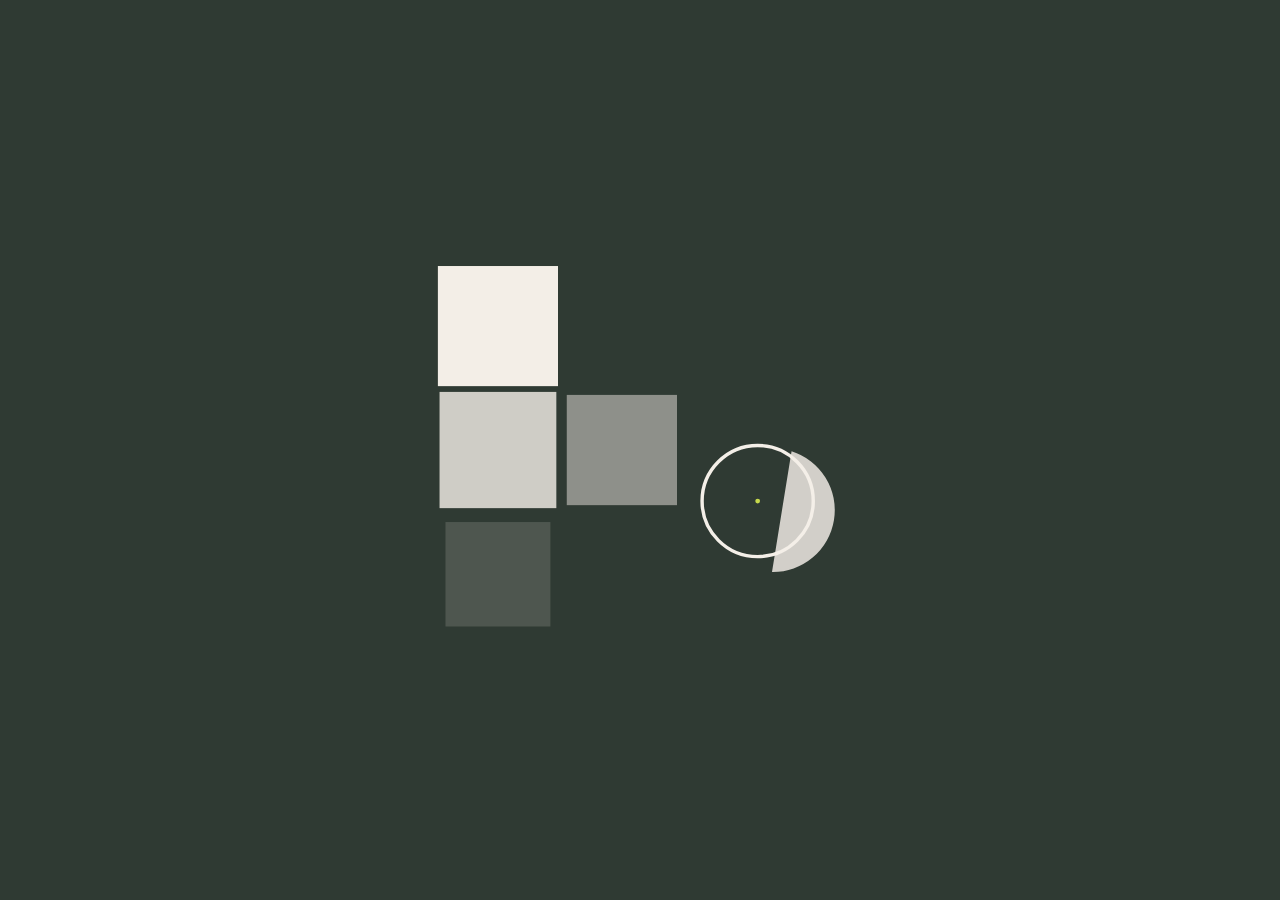
<file: index.html>
<!doctype html>
<html lang="en"><head><meta charset="utf-8">
<meta name="viewport" content="width=device-width,initial-scale=1,viewport-fit=cover">
<title>Bubblify</title>
<link rel="manifest" href="manifest.webmanifest"><meta name="theme-color" content="#2F3A33"><link rel="icon" href="icon-192.png"><link rel="apple-touch-icon" href="icon-192.png">
<link rel="stylesheet" href="css/styles.css">
</head><body>
<div class="app">
<nav><div class="brand">Bubblify</div>
<a href="#/">Home</a><a href="#/classes">Classes</a><a href="#/quizzes">Quizzes</a><a href="#/settings">Settings</a></nav>
<main id="view"><h1>Bubblify</h1><p>Bubblify is a free, offline-first tool for teachers: create quizzes, print answer sheets, scan and grade them with your phone camera, and review results. Your data stays on your device, with optional private backup to your own Google Drive.</p><p><a href="privacy.html">Privacy policy</a> · <a href="terms.html">Terms of service</a></p><noscript>Bubblify needs JavaScript to run.</noscript></main>
</div>
<script src="js/config.js"></script>
<script src="js/store.js"></script>
<script src="js/icons.js"></script>
<script src="js/sheet.js"></script>
<script src="js/views.js"></script>
<script src="js/sheetui.js"></script>
<script src="js/results.js"></script>
<script src="js/lists.js"></script>
<script src="js/scanner.js"></script>
<script src="js/scanui.js"></script>
<script src="js/quiz.js"></script>
<script src="js/sync.js"></script>
<script src="js/app.js"></script>
<script src="js/splash.js"></script>
</body></html>
</file>
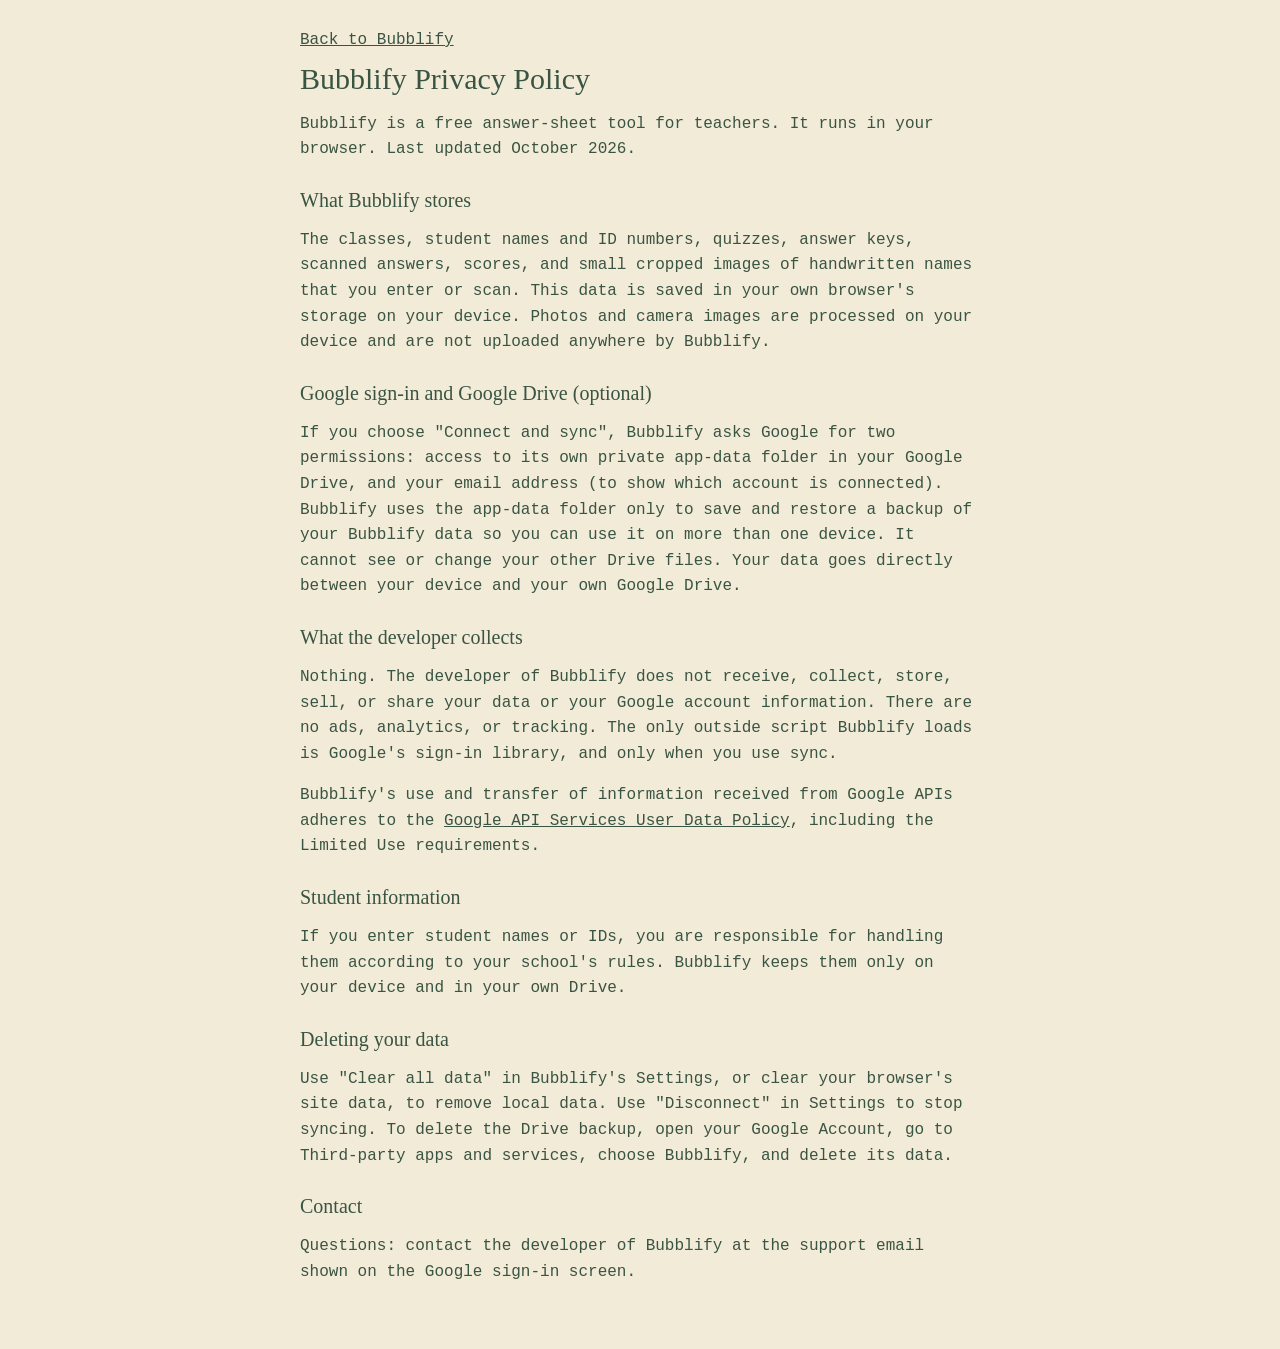
<file: privacy.html>
<!doctype html><html lang="en"><head><meta charset="utf-8"><meta name="viewport" content="width=device-width,initial-scale=1"><title>Bubblify Privacy Policy</title><style>body{margin:0;background:#F2EBD8;color:#395442;font:16px/1.6 ui-monospace,Menlo,Consolas,monospace}main{max-width:680px;margin:0 auto;padding:28px 20px 48px}h1{font:400 30px Georgia,serif;margin:8px 0}h2{font:400 20px Georgia,serif;margin:26px 0 6px}a{color:#395442}</style></head><body><main><a href="./">Back to Bubblify</a>
<h1>Bubblify Privacy Policy</h1>
<p>Bubblify is a free answer-sheet tool for teachers. It runs in your browser. Last updated October 2026.</p>
<h2>What Bubblify stores</h2>
<p>The classes, student names and ID numbers, quizzes, answer keys, scanned answers, scores, and small cropped images of handwritten names that you enter or scan. This data is saved in your own browser's storage on your device. Photos and camera images are processed on your device and are not uploaded anywhere by Bubblify.</p>
<h2>Google sign-in and Google Drive (optional)</h2>
<p>If you choose "Connect and sync", Bubblify asks Google for two permissions: access to its own private app-data folder in your Google Drive, and your email address (to show which account is connected). Bubblify uses the app-data folder only to save and restore a backup of your Bubblify data so you can use it on more than one device. It cannot see or change your other Drive files. Your data goes directly between your device and your own Google Drive.</p>
<h2>What the developer collects</h2>
<p>Nothing. The developer of Bubblify does not receive, collect, store, sell, or share your data or your Google account information. There are no ads, analytics, or tracking. The only outside script Bubblify loads is Google's sign-in library, and only when you use sync.</p>
<p>Bubblify's use and transfer of information received from Google APIs adheres to the <a href="https://developers.google.com/terms/api-services-user-data-policy">Google API Services User Data Policy</a>, including the Limited Use requirements.</p>
<h2>Student information</h2>
<p>If you enter student names or IDs, you are responsible for handling them according to your school's rules. Bubblify keeps them only on your device and in your own Drive.</p>
<h2>Deleting your data</h2>
<p>Use "Clear all data" in Bubblify's Settings, or clear your browser's site data, to remove local data. Use "Disconnect" in Settings to stop syncing. To delete the Drive backup, open your Google Account, go to Third-party apps and services, choose Bubblify, and delete its data.</p>
<h2>Contact</h2>
<p>Questions: contact the developer of Bubblify at the support email shown on the Google sign-in screen.</p>
</main></body></html>
</file>
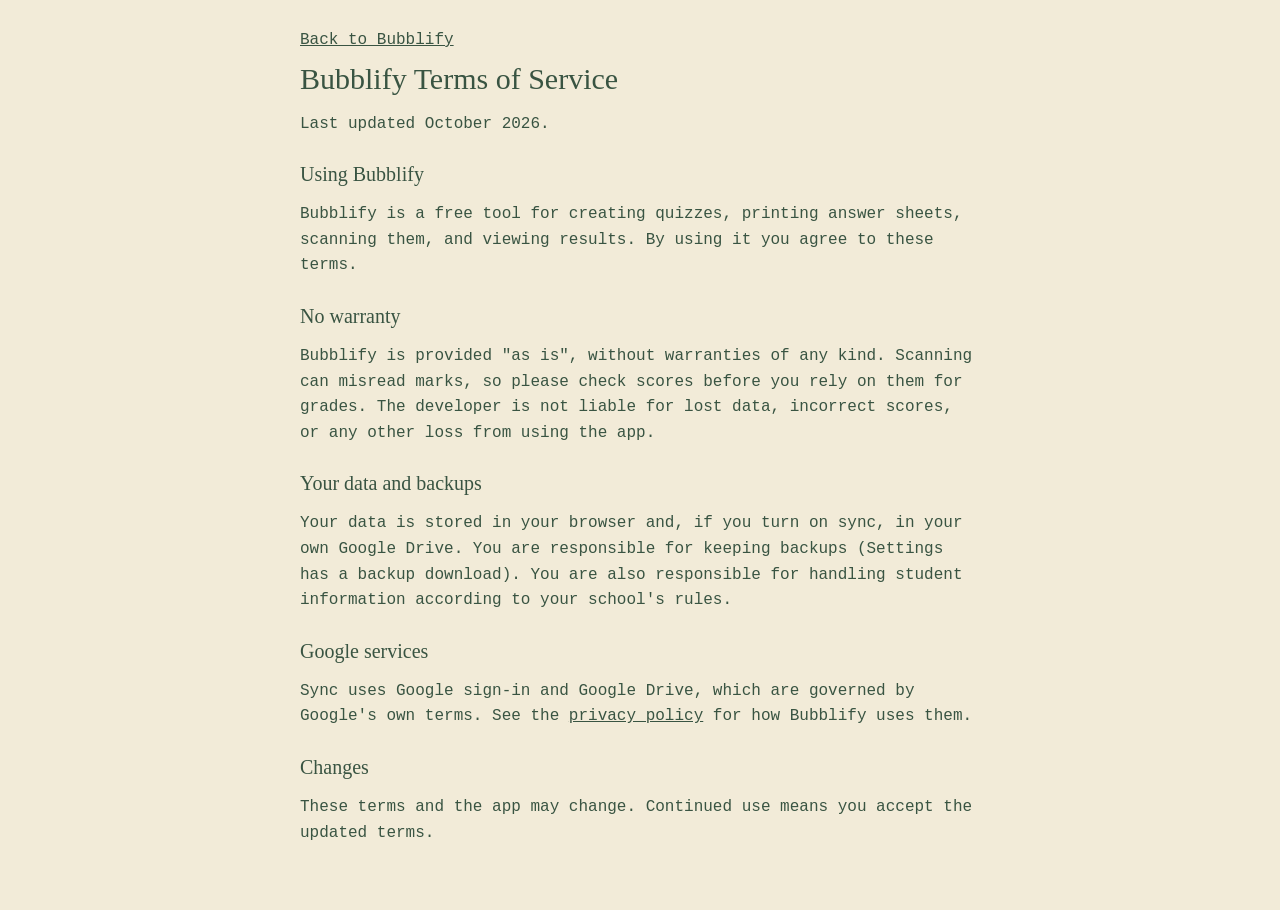
<file: terms.html>
<!doctype html><html lang="en"><head><meta charset="utf-8"><meta name="viewport" content="width=device-width,initial-scale=1"><title>Bubblify Terms of Service</title><style>body{margin:0;background:#F2EBD8;color:#395442;font:16px/1.6 ui-monospace,Menlo,Consolas,monospace}main{max-width:680px;margin:0 auto;padding:28px 20px 48px}h1{font:400 30px Georgia,serif;margin:8px 0}h2{font:400 20px Georgia,serif;margin:26px 0 6px}a{color:#395442}</style></head><body><main><a href="./">Back to Bubblify</a>
<h1>Bubblify Terms of Service</h1>
<p>Last updated October 2026.</p>
<h2>Using Bubblify</h2>
<p>Bubblify is a free tool for creating quizzes, printing answer sheets, scanning them, and viewing results. By using it you agree to these terms.</p>
<h2>No warranty</h2>
<p>Bubblify is provided "as is", without warranties of any kind. Scanning can misread marks, so please check scores before you rely on them for grades. The developer is not liable for lost data, incorrect scores, or any other loss from using the app.</p>
<h2>Your data and backups</h2>
<p>Your data is stored in your browser and, if you turn on sync, in your own Google Drive. You are responsible for keeping backups (Settings has a backup download). You are also responsible for handling student information according to your school's rules.</p>
<h2>Google services</h2>
<p>Sync uses Google sign-in and Google Drive, which are governed by Google's own terms. See the <a href="privacy.html">privacy policy</a> for how Bubblify uses them.</p>
<h2>Changes</h2>
<p>These terms and the app may change. Continued use means you accept the updated terms.</p>
</main></body></html>
</file>
<file: css/styles.css>
/* Bubblify: calm, blocky, and colour only where it means something (Parts, status).
   League Spartan = headings and numbers, Manrope = everything else. Both are variable fonts, so any weight works. */
@font-face{font-family:"League Spartan";src:url(../fonts/league-spartan-variable.woff2) format("woff2");font-weight:100 900;font-display:swap}
@font-face{font-family:Manrope;src:url(../fonts/manrope-variable.woff2) format("woff2");font-weight:200 800;font-display:swap}
:root{
 --bg:#F4EFE8;--card:#fff;--ink:#2F3A33;--ink2:#566359;--sage:#6B7F6E;--sage-d:#4E5F52;--mint:#E6EBE4;--mist:#D9E1D9;--sand:#C9BDAF;--line:#CFC8BC;
 --ok:#3F8A5A;--bad:#C4584A;--blank:#C9BDAF;--warn-bg:#F9E4DE;--warn:#8F3426;
 --ln:2px solid var(--ink);--r:8px;
 --pc:#8DB596;--pt:#E4EFE5;
 --head:"League Spartan","Avenir Next","Century Gothic",system-ui,sans-serif;
 --body:Manrope,system-ui,-apple-system,"Segoe UI",sans-serif;
}
/* Part colours: a strong shade (headers, selected bubbles) and a soft tint (tiles). */
.p0{--pc:#8DB596;--pt:#E4EFE5}.p1{--pc:#EBC565;--pt:#F9F0D6}.p2{--pc:#E59A87;--pt:#F8E3DD}
.p3{--pc:#86B6D6;--pt:#E1EEF6}.p4{--pc:#B4A7D6;--pt:#ECE8F5}.p5{--pc:#E2A6BF;--pt:#F7E6EE}
*{box-sizing:border-box}
body{margin:0;background:var(--bg);color:var(--ink);font:500 15px/1.5 var(--body)}
:focus-visible{outline:3px solid var(--sage);outline-offset:2px}
svg.i{stroke:currentColor;fill:none;stroke-width:2;stroke-linejoin:round;stroke-linecap:round;flex:none}

/* ---- shell ---- */
.app{display:grid;grid-template-columns:196px 1fr;min-height:100vh}
nav{background:var(--ink);padding:18px 12px;display:flex;flex-direction:column;gap:4px}
.brand{display:flex;align-items:center;gap:10px;font:700 22px var(--head);letter-spacing:.01em;color:var(--bg);padding:0 8px 18px}
nav a{display:flex;align-items:center;gap:10px;color:var(--bg);text-decoration:none;padding:9px 10px;border-radius:6px;font-weight:600;font-size:14px}
nav a:hover{background:rgba(255,255,255,.1)}
nav a.on{background:var(--bg);color:var(--ink)}
nav a:focus-visible{outline-color:var(--mist)}
main{padding:22px 28px 40px;max-width:1040px;width:100%}
main a{color:var(--ink)}

/* ---- type ---- */
h1{font:700 30px/1.1 var(--head);letter-spacing:-.005em;margin:2px 0 4px}
h2{font:700 19px/1.2 var(--head);letter-spacing:.005em;margin:26px 0 10px}
.sub{color:var(--ink2);margin:0 0 10px}
.meta{color:var(--ink2);margin:0 0 12px;font-size:14px}
.id{letter-spacing:.06em;font-variant-numeric:tabular-nums}
.top{display:flex;align-items:center;gap:6px;margin:0 0 2px}
.back{display:inline-flex;color:var(--ink);padding:4px;margin-left:-8px}
a.plain{color:inherit;text-decoration:none}

/* ---- buttons, fields ---- */
.btn{display:inline-flex;align-items:center;justify-content:center;gap:7px;font:700 14px var(--body);color:var(--ink);background:var(--card);border:var(--ln);border-radius:6px;padding:8px 14px;cursor:pointer;text-decoration:none;transition:background .12s}
.btn:hover{background:var(--mist)}
.btn.pri{background:var(--ink);color:var(--bg)}.btn.pri:hover{background:var(--sage-d)}
.btn.del{color:var(--warn);border-color:var(--warn)}.btn.del:hover{background:var(--warn-bg)}
.btn.ic{padding:8px;min-width:38px}
.row{display:flex;gap:8px;flex-wrap:wrap;align-items:center;margin:10px 0}
input,select,textarea{font:500 15px var(--body);color:var(--ink);background:var(--card);border:1.5px solid var(--sage);border-radius:6px;padding:8px 10px;min-width:0}
input:focus,select:focus,textarea:focus{outline:3px solid var(--mist);border-color:var(--ink)}
textarea{width:100%;resize:vertical}
input[type=checkbox]{width:18px;height:18px;accent-color:var(--ink)}
.f{display:flex;flex-direction:column;gap:3px;margin:0}
.f>span{font-size:13px;font-weight:700;color:var(--ink2)}
.f.row{flex-direction:row;align-items:center;gap:8px}
label.inl{display:inline-flex;align-items:center;gap:8px;font-weight:700;color:var(--ink2)}

/* ---- cards, stats ---- */
.grid{display:grid;grid-template-columns:repeat(auto-fill,minmax(210px,1fr));gap:12px}
.card{border:var(--ln);border-radius:var(--r);background:var(--card);padding:14px}
.card b{font:700 21px/1.15 var(--head);display:block;margin-bottom:3px}
a.card{display:block;color:inherit;text-decoration:none;transition:transform .12s,box-shadow .12s}
a.card:hover{transform:translate(-2px,-2px);box-shadow:3px 3px 0 var(--ink)}
.stats{display:grid;grid-template-columns:repeat(auto-fill,minmax(150px,1fr));gap:10px;margin:12px 0}
.stats .card{padding:10px 12px;font-weight:600;color:var(--ink2)}
.stats .card b{font-size:28px;color:var(--ink);margin:0;white-space:nowrap}
.stats .card:nth-child(6n+1){background:#E4EFE5}.stats .card:nth-child(6n+2){background:#F9F0D6}.stats .card:nth-child(6n+3){background:#F8E3DD}
.stats .card:nth-child(6n+4){background:#E1EEF6}.stats .card:nth-child(6n+5){background:#ECE8F5}.stats .card:nth-child(6n+6){background:#F7E6EE}
.hubs{grid-template-columns:repeat(2,1fr)}
.hub{display:flex;align-items:center;gap:14px;padding:14px}
.hub>svg{width:46px;height:46px;padding:9px;border:var(--ln);border-radius:6px;background:var(--pt)}
.hub b{font-size:19px;margin:0}.hub small{display:block;font-size:13px;color:var(--ink2);font-weight:500}
.hubs .card:nth-child(1){background:#E4EFE5;--pt:#8DB596}.hubs .card:nth-child(2){background:#F9F0D6;--pt:#EBC565}
.hubs .card:nth-child(3){background:#E1EEF6;--pt:#86B6D6}.hubs .card:nth-child(4){background:#F8E3DD;--pt:#E59A87}
.note{border:var(--ln);border-radius:var(--r);padding:10px 14px;background:#F9F0D6;margin:10px 0}
.note.info{background:#E1EEF6}
.chip{display:inline-block;background:var(--mist);border-radius:4px;padding:1px 8px;margin:0 4px 2px 0;font-size:12px;font-weight:700}
.chip.on{background:var(--mist)}.chip.ok{background:#D5EBDC;color:#1F5E39}.chip.warn{background:var(--warn-bg);color:var(--warn)}
.card .chip{margin:4px 4px 4px 0}
.poor{color:var(--bad);font-weight:700}

/* ---- segmented tabs and toggles ---- */
.steps{display:grid;grid-template-columns:repeat(4,1fr);border:var(--ln);border-radius:var(--r);overflow:hidden;background:var(--card);margin:8px 0 14px}
.steps .tg{display:flex;align-items:center;justify-content:center;gap:7px;border:0;border-radius:0;border-left:var(--ln);padding:9px 6px;text-decoration:none;color:var(--ink);font-weight:700;background:transparent}
.steps .tg:first-child{border-left:0}
.steps .tg:hover{background:var(--mint)}
.steps .tg.on{background:var(--ink);color:var(--bg)}
.tg{font:700 14px var(--body);color:var(--ink);background:var(--card);border:1.5px solid var(--sage);border-radius:6px;padding:5px 12px;cursor:pointer}
.tg.on{background:var(--mist);border-color:var(--ink)}
.tags{margin:12px 0 0}.tags>span{font-weight:700;color:var(--ink2);font-size:13px}

/* ---- tables ---- */
.tbl{overflow-x:auto;border:var(--ln);border-radius:var(--r);background:var(--card)}
table{width:100%;border-collapse:collapse}
th,td{text-align:left;padding:8px 12px;border-bottom:1px solid var(--line)}
th{background:var(--mint);font-size:13px;font-weight:800;color:var(--ink2)}
tr:last-child td{border-bottom:0}
tr.grp td{font:700 14px var(--head);background:var(--pt);border-top:var(--ln);border-bottom:var(--ln)}

/* ---- quiz editor and paper review: Parts ---- */
.panel{border:var(--ln);border-radius:var(--r);padding:12px;background:var(--card)}
.panel.basic{margin-top:6px}
.panel.basic .row:first-child{margin-top:0}.panel.basic input[data-f=name]{flex:1 1 220px;font-weight:700}
.kall{display:flex;align-items:center;gap:14px;flex-wrap:wrap;margin:0 0 12px;color:var(--ink2)}
.kall b{font:700 18px var(--head);color:var(--ink)}
.pbar{display:inline-block;width:84px;height:12px;border:var(--ln);border-radius:99px;background:var(--card);overflow:hidden;vertical-align:middle}
.pbar.wide{flex:1;min-width:120px;max-width:340px}
.pbar i{display:block;height:100%;background:var(--ink);transition:width .2s}
.plist{display:flex;flex-direction:column;gap:10px}
.part{border:var(--ln);border-radius:var(--r);background:var(--card);overflow:hidden}
.part>summary{display:flex;align-items:center;gap:12px;padding:10px 14px;cursor:pointer;list-style:none;background:var(--pt)}
.part>summary::-webkit-details-marker{display:none}
.part>summary::after{content:"";width:9px;height:9px;border:solid var(--ink);border-width:0 2.5px 2.5px 0;transform:rotate(45deg);margin:0 4px 4px 4px;flex:none;transition:transform .15s}
.part[open]>summary{background:var(--pc);border-bottom:var(--ln)}
.part[open]>summary::after{transform:rotate(-135deg);margin-bottom:-4px}
.pbadge{flex:none;display:grid;place-items:center;min-width:38px;height:38px;padding:0 6px;border:var(--ln);border-radius:6px;background:var(--card);font:700 17px var(--head)}
.ptitle{flex:1;min-width:0}
.ptitle b{display:block;font:700 18px/1.2 var(--head);overflow:hidden;text-overflow:ellipsis;white-space:nowrap}
.ptitle small{display:block;font-size:13px;color:var(--ink);opacity:.75;font-weight:600}
.pstat{display:flex;align-items:center;gap:10px;flex:none}
.pcount{font:700 15px var(--head);font-variant-numeric:tabular-nums}
.pstat.done .pcount::before{content:"✓ "}
.pstat.done .pbar i{background:var(--ok)}
.pbody{padding:14px}
.pset{display:grid;grid-template-columns:2fr 1.2fr .7fr .9fr auto;gap:10px;align-items:end;margin-bottom:12px}
.pset .btn{align-self:end}
.pset input,.pset select,.pfill input{width:100%}
.pfill{display:flex;gap:10px;align-items:flex-end;flex-wrap:wrap;margin-bottom:14px;padding-bottom:14px;border-bottom:1.5px dashed var(--line)}
.pfill .f{flex:1 1 280px}
.fmsg{flex:1 0 100%;font-size:13px;font-weight:700;color:var(--ok)}
.items{display:grid;grid-template-columns:repeat(auto-fill,minmax(212px,1fr));gap:10px}
.g5{background:var(--pt);border-radius:6px;padding:6px 8px}
.it{display:flex;gap:5px;align-items:center;padding:2px 0}
.it b{width:30px;text-align:right;padding-right:6px;font:700 14px var(--head);color:var(--ink2);font-variant-numeric:tabular-nums}
.it.multi{background:#F9E3A3;border-radius:5px}
.o{width:30px;height:30px;border-radius:50%;border:1.5px solid var(--sage);background:var(--card);font:700 12px var(--body);color:var(--ink2);cursor:pointer;padding:0;transition:background .1s,border-color .1s}
.o:hover{border-color:var(--ink);color:var(--ink)}
.o.on{background:var(--pc);border:2px solid var(--ink);color:var(--ink)}
.o.key{box-shadow:0 0 0 2px var(--card),0 0 0 4px var(--ink)}
.o.ok{background:var(--ok);border-color:var(--ok);color:#fff}
.o.bad{background:var(--bad);border-color:var(--bad);color:#fff}
.o.blank{background:var(--blank);color:var(--ink)}
.bypart{display:flex;flex-direction:column;gap:8px}
.pr{display:flex;align-items:center;gap:12px;border:var(--ln);border-radius:var(--r);padding:8px 12px;background:var(--pt)}
.pr .pbadge{background:var(--pc)}
.pr .pbar{background:var(--card)}
.pr .pv2{font:700 18px var(--head);min-width:58px;text-align:right}

/* ---- sheets page ---- */
.split{display:grid;grid-template-columns:minmax(280px,340px) 1fr;gap:18px;margin-top:12px;align-items:start}
.split>*{min-width:0}
.split .panel{display:grid;grid-template-columns:repeat(2,minmax(0,1fr));gap:10px;background:var(--card)}
.split .panel .f:has(textarea),.split .panel>p,.split .panel>.f.row{grid-column:1/-1}
.split .panel select,.split .panel input:not([type=checkbox]),.split .panel textarea{width:100%}
.pages{display:flex;gap:14px;flex-wrap:wrap}
.pv{width:300px}.pv.land{width:440px}
.pv svg{width:100%;height:auto;border:var(--ln);border-radius:4px;background:#fff;display:block}
.cap{font:700 14px var(--head);margin:0 0 4px}

/* ---- scanning ---- */
.cam{position:relative;max-width:640px;min-height:160px;background:var(--ink);border:var(--ln);border-radius:var(--r);overflow:hidden}
.cam video,.cam canvas{display:block;width:100%}
.cam canvas{position:absolute;inset:0;height:100%}
.crop{display:block;border:var(--ln);border-radius:4px;background:#fff;max-width:100%;margin:8px 0}
.trk{border:var(--ln);border-radius:var(--r);background:#E1EEF6;padding:10px 14px;margin:10px 0;max-width:640px}
.trk-h{display:flex;justify-content:space-between;gap:10px;flex-wrap:wrap;margin-bottom:8px}
.trk-h b{font:700 17px var(--head)}.trk-h span{font-weight:700;color:var(--ink2)}
.trk-p{display:flex;gap:8px;flex-wrap:wrap}
.trk-p i{font-style:normal;font-weight:800;font-size:14px;border:var(--ln);border-radius:6px;padding:4px 14px;background:var(--card);color:var(--ink2)}
.trk-p i.done{background:var(--ok);border-color:var(--ok);color:#fff}
.trk-p i.next{background:#EBC565;color:var(--ink)}
.srow{display:flex;align-items:center;gap:10px;flex-wrap:wrap;padding:8px 0;border-bottom:1px solid var(--line)}
.srow a{font-weight:800}.srow .sc{margin-left:auto;font:700 16px var(--head)}
#scauto{margin-right:2px}

/* ---- filters, charts, misc ---- */
.fbar{display:flex;gap:8px;flex-wrap:wrap;margin:12px 0;align-items:flex-start}.fbar input{flex:1 1 160px}
.fdet summary{list-style:none;cursor:pointer}.fdet summary::-webkit-details-marker{display:none}
.fsel{display:flex;gap:6px;flex-wrap:wrap;margin-top:6px}.fsel select{flex:1 1 130px}
.dist{display:flex;gap:6px;align-items:flex-end;height:150px;border-bottom:var(--ln);margin:18px 0 48px}
.bar{flex:1;height:100%;display:flex;align-items:flex-end;position:relative}
.bar i{display:block;width:100%;background:var(--sage);border:var(--ln);border-radius:4px 4px 0 0}
.bar em{position:absolute;top:100%;left:0;right:0;text-align:center;font-size:12px;font-style:normal;padding-top:4px;font-weight:700}
details{margin:6px 0 10px}summary{cursor:pointer}details ol{padding-left:22px;margin:8px 0}
.fdet{margin:0}

/* ---- splash ---- */
#splash{position:fixed;inset:0;z-index:100;background:#2F3A33;display:flex;align-items:center;justify-content:center;transition:opacity .35s}
#splash.out{opacity:0}#splash svg{width:min(80vw,440px);height:auto}
.sq{transform-box:fill-box;transform-origin:center;opacity:0}
@media(prefers-reduced-motion:reduce){*{transition:none!important}}

/* ---- phones ---- */
@media(max-width:700px){
 body{font-size:15px}
 .app{display:block;padding-bottom:calc(58px + env(safe-area-inset-bottom))}
 nav{position:fixed;left:0;right:0;bottom:0;z-index:10;flex-direction:row;gap:0;padding:0 0 env(safe-area-inset-bottom);border-top:var(--ln)}
 .brand{display:none}
 nav a{flex:1;flex-direction:column;gap:1px;min-height:54px;justify-content:center;text-align:center;padding:4px 2px;font-size:11px;border-radius:0}
 main{padding:12px 14px 28px}
 h1{font-size:25px}
 input,select,textarea{font-size:16px;min-height:44px}
 .btn{min-height:44px}.btn.ic{min-width:44px}.row .btn{flex:1 1 auto}
 .grid{grid-template-columns:1fr}.hubs{grid-template-columns:1fr 1fr}.hub{flex-direction:column;align-items:flex-start;gap:8px}
 .stats{grid-template-columns:repeat(3,1fr)}.stats .card b{font-size:24px}
 .steps .tg{flex-direction:column;gap:2px;font-size:12px;min-height:52px}
 .split{grid-template-columns:1fr}.pv,.pv.land{width:100%}
 .pset{grid-template-columns:1fr 1fr}.pset .pname{grid-column:1/-1}.pset .btn{grid-column:1/-1}
 .part>summary{padding:10px;flex-wrap:wrap;row-gap:6px}.pbadge{min-width:34px;height:34px}.ptitle b{font-size:16px;white-space:normal}.ptitle{flex:1 1 0}
 .pstat{order:5;flex:1 0 100%;padding-left:46px}.pstat .pbar{flex:1;max-width:200px;width:auto}
 .panel.basic .btn.del{flex:0 0 auto}
 .items{grid-template-columns:1fr}
 .o{width:40px;height:40px;font-size:14px}.it b{width:34px}
 table{font-size:14px}th,td{padding:6px 8px}
 .pr{flex-wrap:wrap}.pr .pbar.wide{order:5;flex:1 0 100%;max-width:none}
}
</file>
